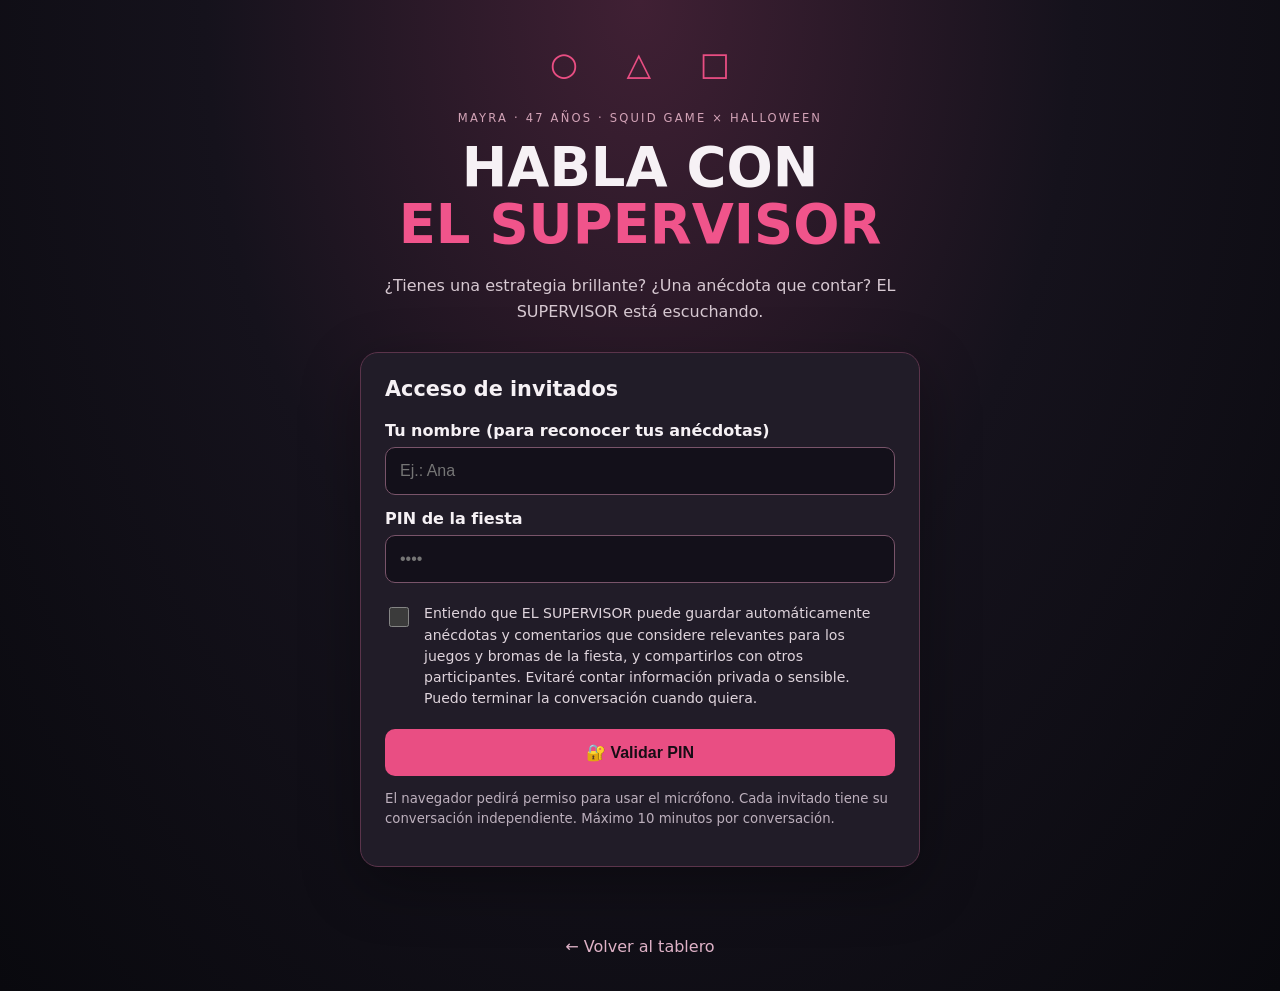
<file: invitados.html>
<!doctype html>
<html lang="es"><head><meta charset="utf-8"><meta name="viewport" content="width=device-width,initial-scale=1"><meta name="theme-color" content="#111018"><title>EL SUPERVISOR · Invitados</title><link rel="stylesheet" href="invitados.css"></head>
<body><main><div class="symbols">○ △ □</div><p class="eyebrow">MAYRA · 47 AÑOS · SQUID GAME × HALLOWEEN</p><h1>HABLA CON <span>EL SUPERVISOR</span></h1><p class="intro">¿Tienes una estrategia brillante? ¿Una anécdota que contar? EL SUPERVISOR está escuchando.</p>
<section id="access" class="panel"><h2>Acceso de invitados</h2><form id="accessForm"><label for="guestName">Tu nombre (para reconocer tus anécdotas)</label><input id="guestName" maxlength="60" autocomplete="nickname" placeholder="Ej.: Ana" required><label for="guestPin">PIN de la fiesta</label><input id="guestPin" type="password" inputmode="numeric" maxlength="20" autocomplete="off" required placeholder="••••"><label class="consent"><input id="consent" type="checkbox" required><span>Entiendo que EL SUPERVISOR puede guardar automáticamente anécdotas y comentarios que considere relevantes para los juegos y bromas de la fiesta, y compartirlos con otros participantes. Evitaré contar información privada o sensible. Puedo terminar la conversación cuando quiera.</span></label><button id="enter" type="submit">🔐 Validar PIN</button></form><p class="hint">El navegador pedirá permiso para usar el micrófono. Cada invitado tiene su conversación independiente. Máximo 10 minutos por conversación.</p></section>
<section id="session" class="panel" hidden><h2>🎭 EL SUPERVISOR</h2><p id="voiceState" role="status">Conectando…</p><button id="startConversation" type="button" class="start-conversation">🎤 Iniciar conversación</button><label class="robot-label"><input id="robotToggle" type="checkbox" checked> 🤖 Voz robótica del Supervisor</label><p id="memoryState" class="hint" role="status">🧠 Memoria automática preparada.</p><div class="actions"><button id="interrupt" type="button" disabled>✋ Interrumpir</button><button id="mute" type="button">🔇 Silenciar</button><button id="stop" type="button" class="secondary">■ Terminar</button></div><p class="hint">EL SUPERVISOR puede recordar automáticamente detalles divertidos. No se guardan grabaciones completas desde esta página.</p></section>
<p id="message" role="alert" aria-live="polite"></p><footer><a href="index.html">← Volver al tablero</a></footer></main><script src="config.js"></script><script src="invitados.js"></script></body></html>
</file>
<file: invitados.css>
:root{color-scheme:dark;font-family:system-ui,-apple-system,Segoe UI,Roboto,sans-serif}*{box-sizing:border-box}body{margin:0;min-height:100vh;background:radial-gradient(ellipse at top,#402034 0%,#15121c 48%,#09090e 100%);color:#f6f1f5}main{width:min(560px,calc(100% - 32px));margin:0 auto;padding:45px 0 35px;text-align:center}.symbols{color:#e94e83;font-size:2rem;letter-spacing:.6em;padding-left:.6em}.eyebrow{font-size:.72rem;letter-spacing:.19em;color:#d3a3b7;margin-top:28px}h1{font-size:clamp(2rem,7vw,3.4rem);line-height:1.05;margin:14px 0}h1 span{display:block;color:#f0548b}.intro{color:#d6c8d1;line-height:1.6;margin:20px auto 28px}.panel{background:#211c28;border:1px solid #5b344b;border-radius:18px;padding:24px;text-align:left;box-shadow:0 18px 60px #0005}.panel h2{margin:0 0 20px;font-size:1.3rem}label:not(.consent){display:block;margin:14px 0 7px;font-weight:650}input:not([type=checkbox]){width:100%;border:1px solid #79546a;border-radius:10px;background:#13101a;color:white;font-size:1rem;padding:14px}.consent{display:flex;align-items:flex-start;gap:12px;margin:20px 0;color:#dfd4dc;line-height:1.5;font-size:.88rem}.consent input{margin-top:4px;min-width:20px;min-height:20px;accent-color:#e94e83}button{background:#e94e83;border:0;color:#170d15;font-weight:750;padding:14px 18px;border-radius:10px;cursor:pointer;font-size:1rem}button:disabled{opacity:.5;cursor:not-allowed}button.secondary{background:#443342;color:#fff}#enter{width:100%}.hint{font-size:.83rem;color:#bdb0bd;line-height:1.5}.actions{display:flex;gap:10px;flex-wrap:wrap}.actions button{flex:1 1 130px}#voiceState{color:#f3a7c0;font-weight:700;min-height:2em}#message{color:#ffb3c9;min-height:1.5em;margin:18px 0}footer a{color:#dfb2c7;text-decoration:none}footer{margin-top:28px}

.start-conversation{width:100%;margin:12px 0;background:#e94e83}.robot-label{display:flex;align-items:center;gap:10px;margin:14px 0;font-weight:600}.robot-label input{width:20px;height:20px;accent-color:#e94e83}#memoryState{color:#d3f4d3}
</file>
